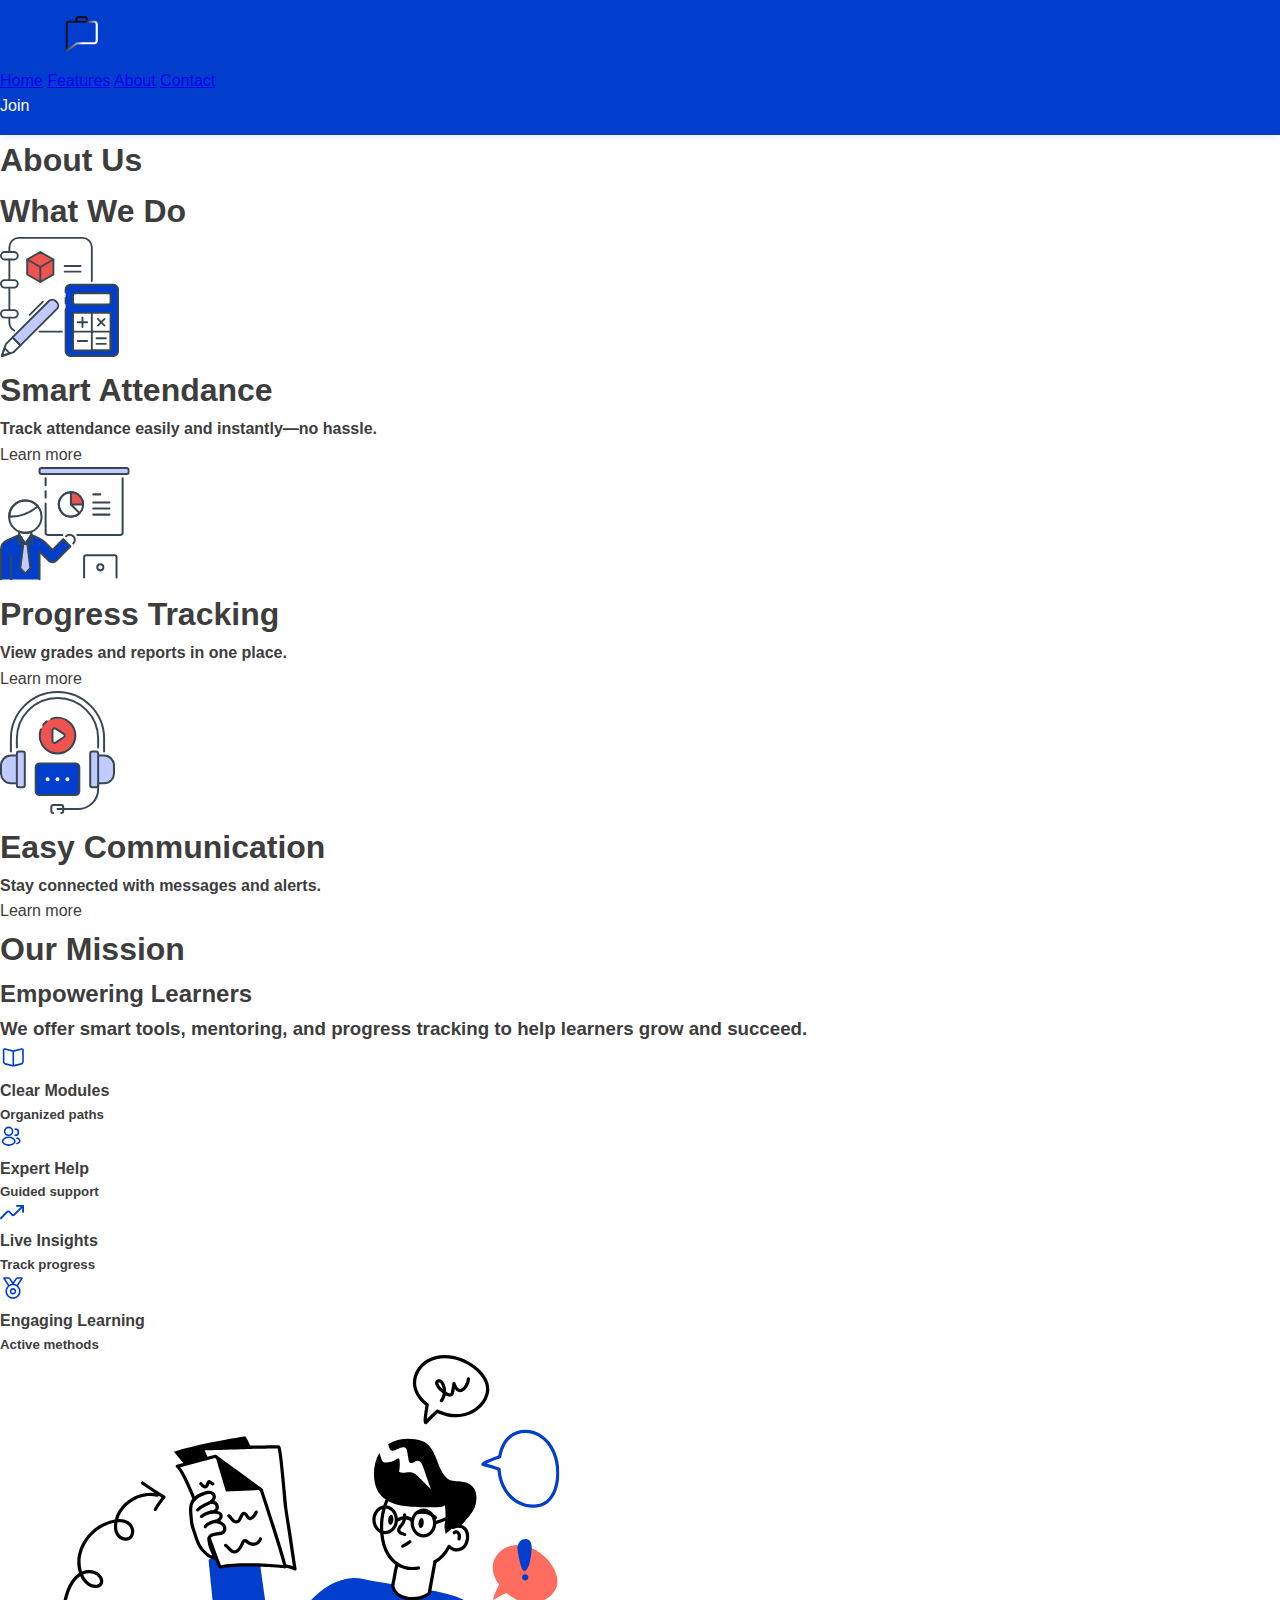
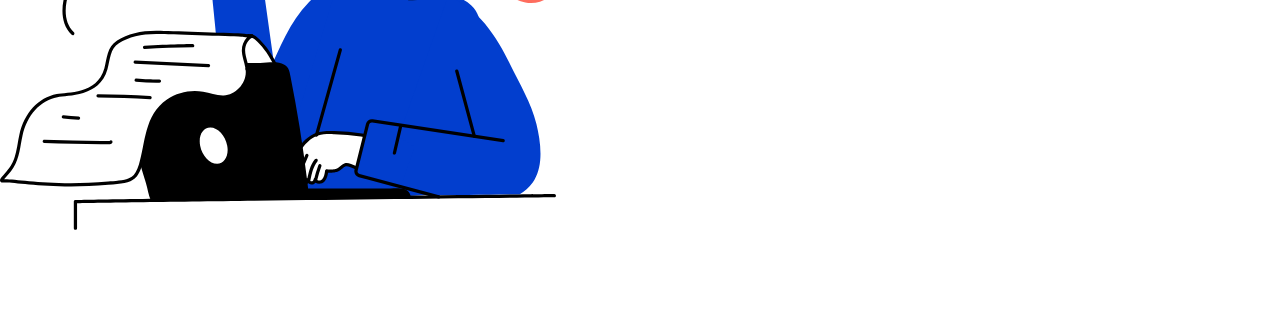
<file: about.html>
<!DOCTYPE html>
<html lang="en">
  <head>
    <meta charset="UTF-8" />
    <meta name="viewport" content="width=device-width, initial-scale=1.0" />
    <title>About Us - EduTech Solutions</title>
    <link rel="stylesheet" href="./css/about.css" />
  </head>
  <body>
    <header class="header">
      <a>
        <img
          src="./assets/navBar/Logo.svg"
          alt="Logo-Icon"
          width="176"
          height="44"
          id="Logo-Icon"
        />
      </a>
      <ul class="sections-links">
        <a href="#home">Home</a>
        <a href="#features">Features</a>
        <a href="./about.html">About</a>
        <a href="#contact">Contact</a>
      </ul>
      <a class="join-btn">Join</a>
    </header>
    <!-- About Us Section -->
    <section class="main-features-container">
      <h1 class="main-features-title"><span>About Us</span></h1>
      <h1 class="second-title"><span>What We Do</span></h1>

      <!-- Core Features -->
      <div class="main-features">
        <div id="AT" class="feature">
          <img
            src="./assets/Main-Features/FeatureOneIcon.svg"
            alt="Attendance Tracking"
          />
          <h1>Smart Attendance</h1>
          <h4>Track attendance easily and instantly—no hassle.</h4>
          <a>Learn more</a>
        </div>
        <div id="SPM" class="feature">
          <img
            src="./assets/Main-Features/FeatureTwoIcon.svg"
            alt="Student Progress Monitoring"
          />
          <h1>Progress Tracking</h1>
          <h4>View grades and reports in one place.</h4>
          <a>Learn more</a>
        </div>
        <div id="EC" class="feature">
          <img
            src="./assets/Main-Features/FeatureThreeIcon.svg"
            alt="Effortless Communication"
          />
          <h1>Easy Communication</h1>
          <h4>Stay connected with messages and alerts.</h4>
          <a>Learn more</a>
        </div>
      </div>
      <div class="more-features"></div>
    </section>

    <!-- Our Mission Section -->
    <section class="transform-knowledge-container">
      <div class="tk-content">
        <h1 class="tk-title">Our Mission</h1>
        <h2 class="tk-2nd-title">Empowering Learners</h2>
        <h3 class="tk-desc">
          We offer smart tools, mentoring, and progress tracking to help
          learners grow and succeed.
        </h3>
        <div class="knowledges">
          <div class="knowledge">
            <img src="./assets/Transform-Knowledge/icon1.svg" alt="icon" />
            <div class="knowledge-info">
              <h4>Clear Modules</h4>
              <h5>Organized paths</h5>
            </div>
          </div>
          <div class="knowledge">
            <img src="./assets/Transform-Knowledge/icon2.svg" alt="icon" />
            <div class="knowledge-info">
              <h4>Expert Help</h4>
              <h5>Guided support</h5>
            </div>
          </div>
          <div class="knowledge">
            <img src="./assets/Transform-Knowledge/icon3.svg" alt="icon" />
            <div class="knowledge-info">
              <h4>Live Insights</h4>
              <h5>Track progress</h5>
            </div>
          </div>
          <div class="knowledge">
            <img src="./assets/Transform-Knowledge/icon4.svg" alt="icon" />
            <div class="knowledge-info">
              <h4>Engaging Learning</h4>
              <h5>Active methods</h5>
            </div>
          </div>
        </div>
      </div>
      <div class="tk-img">
        <img
          src="./assets/Transform-Knowledge/sectionIcon.svg"
          alt="section icon"
        />
      </div>
    </section>
  </body>
</html>
</file>
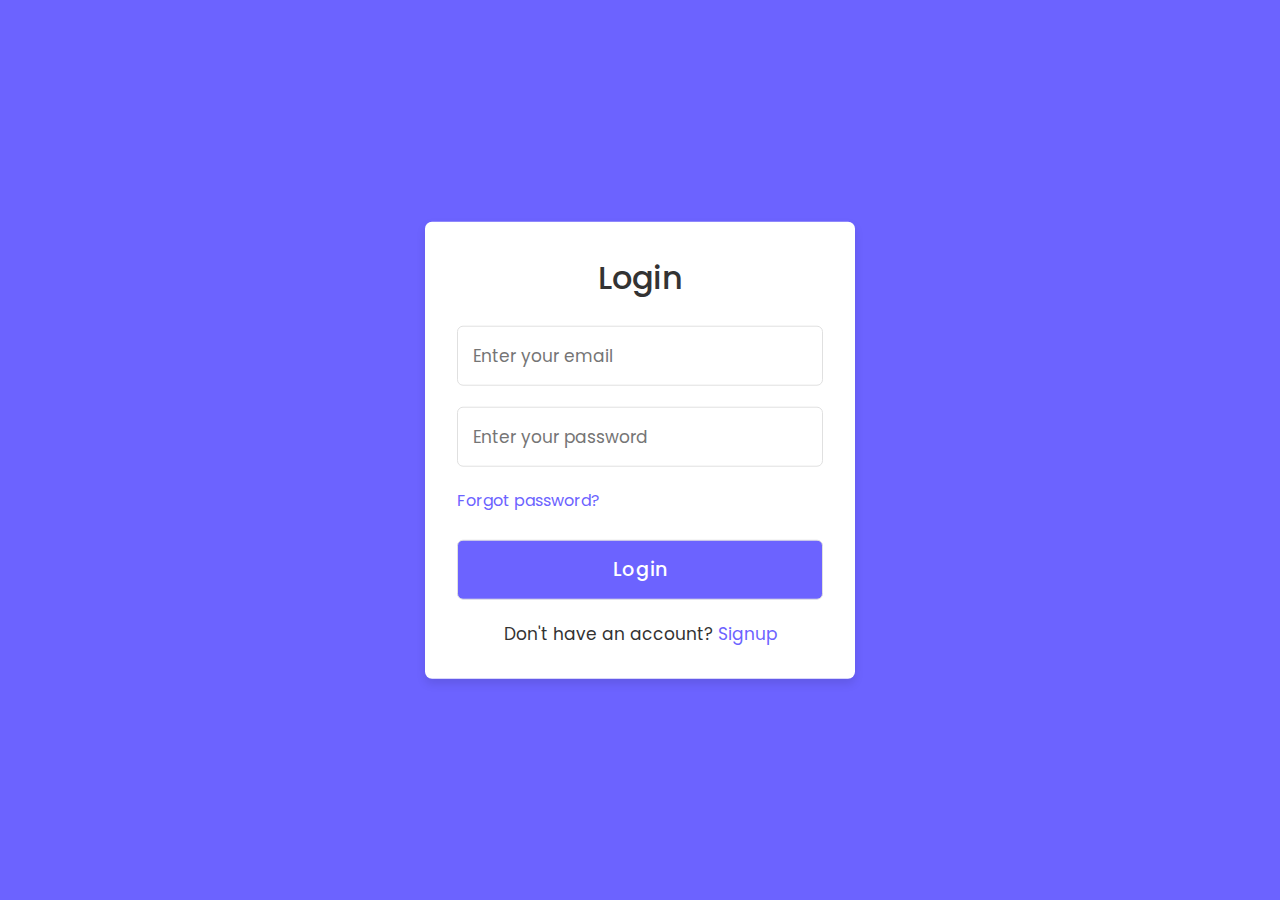
<file: sign-up.html>
<!DOCTYPE html>
<!-- Coding By CodingNepal - codingnepalweb.com -->
<html lang="en">
  <head>
    <meta charset="UTF-8" />
    <meta name="viewport" content="width=device-width, initial-scale=1.0" />
    <meta http-equiv="X-UA-Compatible" content="ie=edge" />
    <title>Login & Registration Form</title>
    <!---Custom CSS File--->
    <link rel="stylesheet" href="./css/sign-up.css" />
  </head>
  <body>
    <div class="container">
      <input type="checkbox" id="check" />
      <div class="login form">
        <header>Login</header>
        <form action="#">
          <input type="text" placeholder="Enter your email" />
          <input type="password" placeholder="Enter your password" />
          <a href="#">Forgot password?</a>
          <input type="button" class="button" value="Login" />
        </form>
        <div class="signup">
          <span class="signup"
            >Don't have an account?
            <label for="check">Signup</label>
          </span>
        </div>
      </div>
      <div class="registration form">
        <header>Signup</header>
        <form action="#">
          <input type="text" placeholder="Enter your email" />
          <input type="password" placeholder="Create a password" />
          <input type="password" placeholder="Confirm your password" />
          <input type="button" class="button" value="Signup" />
        </form>
        <div class="signup">
          <span class="signup"
            >Already have an account?
            <label for="check">Login</label>
          </span>
        </div>
      </div>
    </div>
  </body>
</html>
</file>
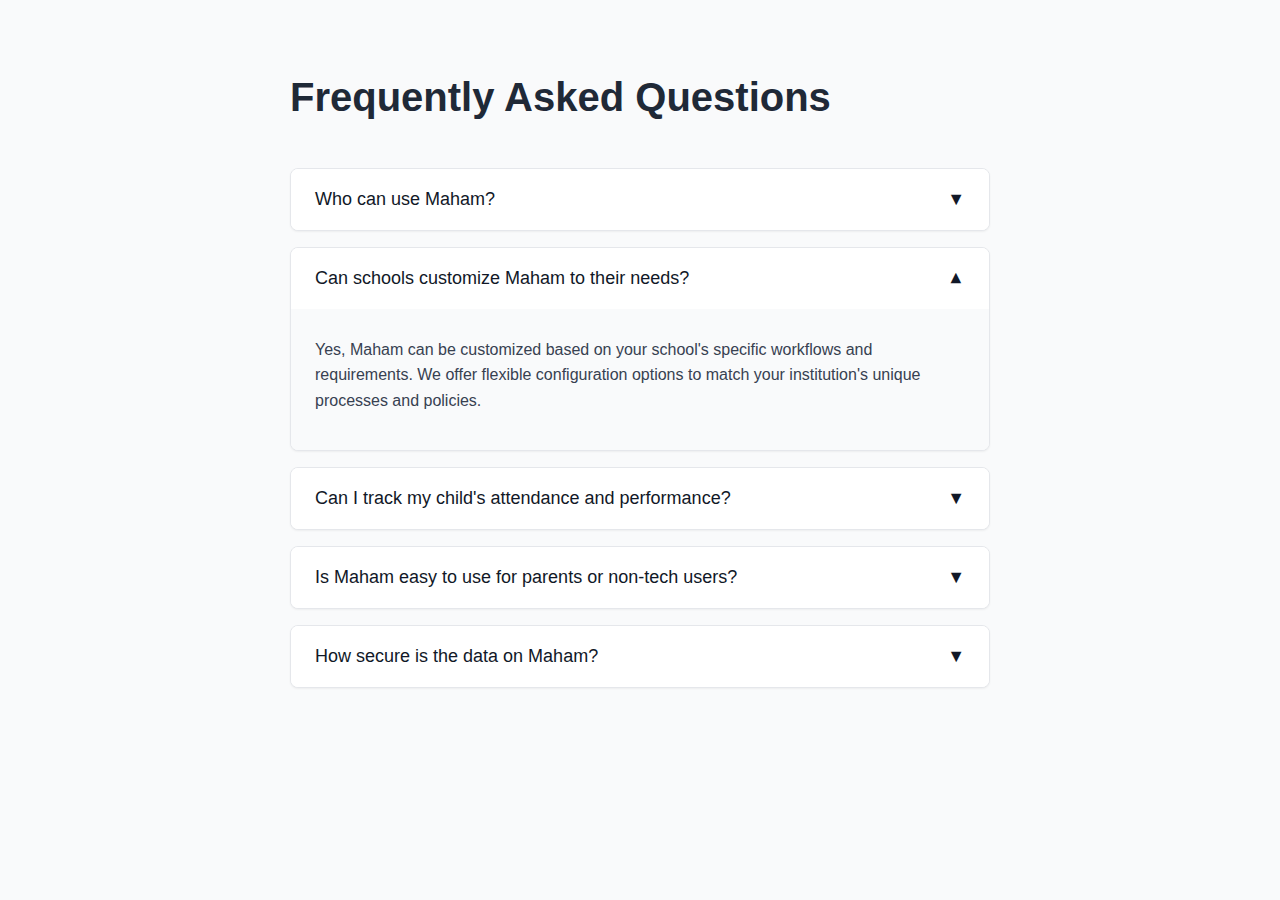
<file: assets/FQAs/DropDownIt.html>
<!DOCTYPE html>
<html lang="en">
  <head>
    <meta charset="UTF-8" />
    <meta name="viewport" content="width=device-width, initial-scale=1.0" />
    <title>FAQ - Maham</title>
    <style>
      body {
        font-family: sans-serif;
        background-color: #f9fafb;
        margin: 0;
        padding: 0;
      }

      .container {
        max-width: 700px;
        margin: 0 auto;
        padding: 3rem 1.5rem;
      }

      h1 {
        font-size: 2.5rem;
        font-weight: bold;
        color: #1f2937;
        margin-bottom: 3rem;
        text-align: left;
      }

      .faq-item {
        border: 1px solid #e5e7eb;
        border-radius: 0.5rem;
        background-color: #ffffff;
        margin-bottom: 1rem;
        overflow: hidden;
        box-shadow: 0 1px 2px rgba(0, 0, 0, 0.05);
        transition: box-shadow 0.2s;
      }

      .faq-item:hover {
        box-shadow: 0 4px 6px rgba(0, 0, 0, 0.1);
      }

      .faq-question {
        display: flex;
        justify-content: space-between;
        align-items: center;
        width: 100%;
        padding: 1.25rem 1.5rem;
        background: white;
        border: none;
        font-size: 1.125rem;
        font-weight: 500;
        color: #111827;
        cursor: pointer;
        transition: background-color 0.2s;
      }

      .faq-question:hover {
        background-color: #f9fafb;
      }

      .faq-icon {
        transition: transform 0.3s ease;
      }

      .faq-icon.rotate {
        transform: rotate(180deg);
      }

      .faq-answer {
        max-height: 0;
        overflow: hidden;
        background-color: #f9fafb;
        padding: 0 1.5rem;
        transition: max-height 0.3s ease, opacity 0.3s ease;
        opacity: 0;
      }

      .faq-answer.open {
        padding-bottom: 1.25rem;
        padding-top: 0.75rem;
        max-height: 500px;
        opacity: 1;
      }

      .faq-answer p {
        color: #374151;
        line-height: 1.6;
      }
    </style>
  </head>
  <body>
    <div class="container">
      <h1>Frequently Asked Questions</h1>
      <div id="faq-list"></div>
    </div>

    <script>
      const faqData = [
        {
          question: 'Who can use Maham?',
          answer:
            "Maham is designed for students, teachers, parents, and educational administrators. Whether you're tracking individual progress or managing institutional data, Maham provides tools for everyone in the educational ecosystem.",
        },
        {
          question: 'Can schools customize Maham to their needs?',
          answer:
            "Yes, Maham can be customized based on your school's specific workflows and requirements. We offer flexible configuration options to match your institution's unique processes and policies.",
        },
        {
          question: "Can I track my child's attendance and performance?",
          answer:
            "Absolutely! Parents have access to real-time updates on their child's attendance, academic performance, assignments, and progress reports through our parent portal. You'll receive notifications for important updates and can communicate directly with teachers.",
        },
        {
          question: 'Is Maham easy to use for parents or non-tech users?',
          answer:
            'Yes, Maham is designed with user-friendliness in mind. Our intuitive interface requires no technical expertise. We provide comprehensive onboarding, tutorials, and 24/7 support to ensure everyone can use the platform effectively.',
        },
        {
          question: 'How secure is the data on Maham?',
          answer:
            'Data security is our top priority. We use enterprise-grade encryption, secure cloud infrastructure, and comply with educational data privacy regulations including FERPA. All data is backed up regularly and access is strictly controlled with role-based permissions.',
        },
      ];

      const faqList = document.getElementById('faq-list');

      faqData.forEach((item, index) => {
        const faqItem = document.createElement('div');
        faqItem.className = 'faq-item';

        const questionBtn = document.createElement('button');
        questionBtn.className = 'faq-question';
        questionBtn.setAttribute(
          'aria-expanded',
          index === 1 ? 'true' : 'false'
        );

        const questionText = document.createElement('span');
        questionText.textContent = item.question;

        const icon = document.createElement('span');
        icon.className = 'faq-icon';
        icon.innerHTML = '&#9660;'; // ▼

        questionBtn.appendChild(questionText);
        questionBtn.appendChild(icon);

        const answerDiv = document.createElement('div');
        answerDiv.className = 'faq-answer';
        if (index === 1) {
          answerDiv.classList.add('open');
          icon.classList.add('rotate');
        }

        const answerText = document.createElement('p');
        answerText.textContent = item.answer;
        answerDiv.appendChild(answerText);

        questionBtn.addEventListener('click', () => {
          const currentlyOpen = document.querySelector('.faq-answer.open');
          const allIcons = document.querySelectorAll('.faq-icon');

          if (currentlyOpen && currentlyOpen !== answerDiv) {
            currentlyOpen.classList.remove('open');
            currentlyOpen.previousSibling.setAttribute(
              'aria-expanded',
              'false'
            );
          }

          allIcons.forEach((ic) => ic.classList.remove('rotate'));

          const isOpen = answerDiv.classList.contains('open');

          if (isOpen) {
            answerDiv.classList.remove('open');
            questionBtn.setAttribute('aria-expanded', 'false');
          } else {
            answerDiv.classList.add('open');
            questionBtn.setAttribute('aria-expanded', 'true');
            icon.classList.add('rotate');
          }
        });

        faqItem.appendChild(questionBtn);
        faqItem.appendChild(answerDiv);
        faqList.appendChild(faqItem);
      });
    </script>
  </body>
</html>
</file>
<file: css/about.css>
* {
        margin: 0;
        padding: 0;
        box-sizing: border-box;
      }

      body {
        font-family: 'Segoe UI', Tahoma, Geneva, Verdana, sans-serif;
        line-height: 1.6;
        color: #3d3d3d;
        background-color: #ffffff;
      }

      .container {
        max-width: 1200px;
        margin: 0 auto;
        padding: 0 20px;
      }

      /* Header */
      header {
        background: #023ece;
        color: white;
        padding: 1rem 0;
        box-shadow: 0 2px 10px rgba(2, 62, 206, 0.1);
      }

      .header-content {
        display: flex;
        justify-content: space-between;
        align-items: center;
      }

      .logo {
        font-size: 1.5rem;
        font-weight: 700;
      }

      nav ul {
        display: flex;
        list-style: none;
        gap: 2rem;
      }

      nav a {
        color: white;
        text-decoration: none;
        font-weight: 500;
      }

      nav a:hover {
        opacity: 0.8;
      }

      /* Page Title */
      .page-title {
        background: #eff6ff;
        padding: 3rem 0;
        text-align: center;
      }

      .page-title h1 {
        font-size: 2.5rem;
        color: #023ece;
        margin-bottom: 0.5rem;
        font-weight: 700;
      }

      .page-title p {
        font-size: 1.1rem;
        color: #3d3d3d;
      }

      /* Main Content */
      main {
        padding: 3rem 0;
      }

      .section {
        margin-bottom: 4rem;
      }

      .section h2 {
        font-size: 2rem;
        color: #023ece;
        margin-bottom: 2rem;
        font-weight: 600;
        border-bottom: 3px solid #eff6ff;
        padding-bottom: 0.5rem;
      }

      /* Company Story */
      .company-story {
        background: #eff6ff;
        padding: 3rem;
        border-radius: 12px;
        margin-bottom: 4rem;
      }

      .company-story h2 {
        border: none;
        text-align: center;
        margin-bottom: 2rem;
      }

      .company-story p {
        font-size: 1.1rem;
        margin-bottom: 1.5rem;
        text-align: center;
        max-width: 800px;
        margin-left: auto;
        margin-right: auto;
      }

      /* Team Grid */
      .team-grid {
        display: grid;
        grid-template-columns: repeat(auto-fit, minmax(300px, 1fr));
        gap: 2rem;
        margin-top: 2rem;
      }

      .team-member {
        background: white;
        border-radius: 12px;
        padding: 2rem;
        text-align: center;
        box-shadow: 0 4px 15px rgba(2, 62, 206, 0.08);
        transition: transform 0.3s ease, box-shadow 0.3s ease;
      }

      .team-member:hover {
        transform: translateY(-5px);
        box-shadow: 0 8px 25px rgba(2, 62, 206, 0.15);
      }

      .member-photo {
        width: 120px;
        height: 120px;
        background: linear-gradient(135deg, #023ece, #eff6ff);
        border-radius: 50%;
        margin: 0 auto 1.5rem;
        display: flex;
        align-items: center;
        justify-content: center;
        font-size: 2.5rem;
        color: white;
        font-weight: 700;
      }

      .member-name {
        font-size: 1.5rem;
        color: #023ece;
        font-weight: 600;
        margin-bottom: 0.5rem;
      }

      .member-role {
        font-size: 1rem;
        color: #3d3d3d;
        font-weight: 500;
        margin-bottom: 1rem;
      }

      .member-bio {
        font-size: 0.95rem;
        color: #3d3d3d;
        line-height: 1.6;
      }

      /* Mentors/Advisors */
      .advisors-grid {
        display: grid;
        grid-template-columns: repeat(auto-fit, minmax(250px, 1fr));
        gap: 1.5rem;
        margin-top: 2rem;
      }

      .advisor {
        background: #eff6ff;
        padding: 1.5rem;
        border-radius: 12px;
        text-align: center;
      }

      .advisor-photo {
        width: 80px;
        height: 80px;
        background: #023ece;
        border-radius: 50%;
        margin: 0 auto 1rem;
        display: flex;
        align-items: center;
        justify-content: center;
        font-size: 1.5rem;
        color: white;
        font-weight: 700;
      }

      .advisor-name {
        font-size: 1.2rem;
        color: #023ece;
        font-weight: 600;
        margin-bottom: 0.25rem;
      }

      .advisor-title {
        font-size: 0.9rem;
        color: #3d3d3d;
        margin-bottom: 0.5rem;
      }

      .advisor-company {
        font-size: 0.85rem;
        color: #3d3d3d;
        font-style: italic;
      }

      /* Contributors */
      .contributors-grid {
        display: grid;
        grid-template-columns: repeat(auto-fit, minmax(200px, 1fr));
        gap: 1.5rem;
        margin-top: 2rem;
      }

      .contributor {
        background: white;
        padding: 1.5rem;
        border-radius: 12px;
        text-align: center;
        border: 2px solid #eff6ff;
      }

      .contributor-icon {
        width: 60px;
        height: 60px;
        background: #eff6ff;
        border-radius: 50%;
        margin: 0 auto 1rem;
        display: flex;
        align-items: center;
        justify-content: center;
        font-size: 1.2rem;
        color: #023ece;
        font-weight: 700;
      }

      .contributor-name {
        font-size: 1.1rem;
        color: #023ece;
        font-weight: 600;
        margin-bottom: 0.25rem;
      }

      .contributor-role {
        font-size: 0.9rem;
        color: #3d3d3d;
      }

      /* Company Values */
      .values-grid {
        display: grid;
        grid-template-columns: repeat(auto-fit, minmax(250px, 1fr));
        gap: 2rem;
        margin-top: 2rem;
      }

      .value-item {
        text-align: center;
        padding: 2rem;
      }

      .value-icon {
        width: 80px;
        height: 80px;
        background: #023ece;
        border-radius: 50%;
        margin: 0 auto 1rem;
        display: flex;
        align-items: center;
        justify-content: center;
        font-size: 2rem;
        color: white;
      }

      .value-title {
        font-size: 1.3rem;
        color: #023ece;
        font-weight: 600;
        margin-bottom: 1rem;
      }

      .value-description {
        font-size: 1rem;
        color: #3d3d3d;
        line-height: 1.6;
      }

      /* Footer */
      footer {
        background: #023ece;
        color: white;
        padding: 2rem 0;
        margin-top: 4rem;
        text-align: center;
      }

      /* Responsive */
      @media (max-width: 768px) {
        .header-content {
          flex-direction: column;
          gap: 1rem;
        }

        .page-title h1 {
          font-size: 2rem;
        }

        .team-grid {
          grid-template-columns: 1fr;
        }

        .section h2 {
          font-size: 1.5rem;
        }
      }
</file>
<file: css/sign-up.css>
/* Import Google font - Poppins */
@import url("https://fonts.googleapis.com/css2?family=Poppins:wght@200;300;400;500;600;700&display=swap");
* {
  margin: 0;
  padding: 0;
  box-sizing: border-box;
  font-family: "Poppins", sans-serif;
}
body {
  min-height: 100vh;
  width: 100%;
  background: #6c63ff; /* لون الخلفية الجديد: رمادي فاتح جدًا */
}
.container {
  position: absolute;
  top: 50%;
  left: 50%;
  transform: translate(-50%, -50%);
  max-width: 430px;
  width: 100%;
  background: #fff;
  border-radius: 7px;
  box-shadow: 0 5px 10px rgba(0, 0, 0, 0.1); /* ظل أخف وأكثر حداثة */
}
.container .registration {
  display: none;
}
#check:checked ~ .registration {
  display: block;
}
#check:checked ~ .login {
  display: none;
}
#check {
  display: none;
}
.container .form {
  padding: 2rem;
}
.form header {
  font-size: 2rem;
  font-weight: 500;
  text-align: center;
  margin-bottom: 1.5rem;
  color: #333333; /* لون النص الرئيسي للعناوين */
}
.form input {
  height: 60px;
  width: 100%;
  padding: 0 15px;
  font-size: 17px;
  margin-bottom: 1.3rem;
  border: 1px solid #e0e0e0; /* لون حدود جديد: رمادي فاتح */
  border-radius: 6px;
  outline: none;
  color: #333333; /* لون نص المدخلات */
}
.form input:focus {
  box-shadow: 0 1px 0 rgba(0, 0, 0, 0.1); /* ظل ألطف عند التركيز */
  border-color: #6c63ff; /* لون البوردر عند التركيز: بنفسجي فاتح */
}
.form a {
  font-size: 16px;
  color: #6c63ff; /* لون الروابط الجديد: بنفسجي فاتح */
  text-decoration: none;
}
.form a:hover {
  text-decoration: underline;
  color: #ff6b6b; /* لون الروابط عند الـ hover: أحمر وردي */
}
.form input.button {
  color: #fff;
  background: #6c63ff; /* لون الزر الأساسي الجديد: بنفسجي فاتح */
  font-size: 1.2rem;
  font-weight: 500;
  letter-spacing: 1px;
  margin-top: 1.7rem;
  cursor: pointer;
  transition: 0.4s;
}
.form input.button:hover {
  background: #554dcc; /* لون الزر عند الـ hover: درجة أغمق من البنفسجي */
}
.signup {
  font-size: 17px;
  text-align: center;
  color: #333333; /* لون نص الـ signup */
}
.signup label {
  color: #6c63ff; /* لون رابط الـ signup الجديد: بنفسجي فاتح */
  cursor: pointer;
}
.signup label:hover {
  text-decoration: underline;
  color: #ff6b6b; /* لون الـ signup label عند الـ hover: أحمر وردي */
}
</file>
